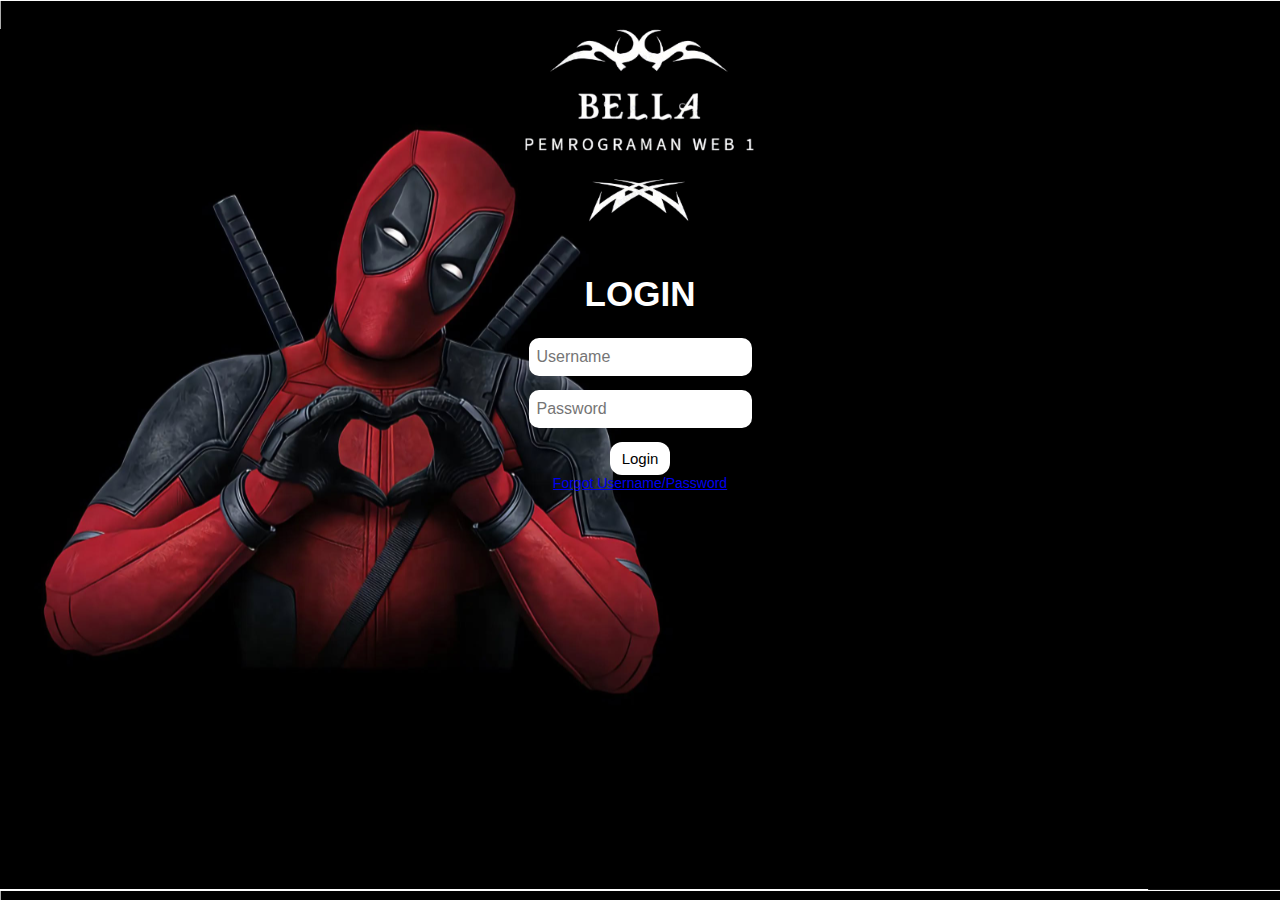
<file: Login/index.html>
<!DOCTYPE html>
<html lang="en">
<head>
    <meta charset="UTF-8">
    <meta name="viewport" content="width=device-width, initial-scale=1.0">
    <title>FORM LOGIN</title>
    <style>
        .css{
            position: fixed;
            top: 100%;
            left: 100%;
            transform: translate(-50%,-50%);
        }
        .form-button {
            padding: 8px 12px; 
            font-size: 15px;
            background-color: white; 
            color: rgb(0, 0, 0);
            border: none;
            border-radius: 12px;
            cursor: pointer;
        }
        h1 {
            font-size: 35px;
            font-style: bold;
            font-style: underline;
            font-family: sans-serif;
            color: rgb(255, 255, 255);
        }


        body {
            font-family: sans-serif;
            font-variant: unset;
            font-style: bold;
            font-size: 14px;
            background-image: url(wal.png);
            image-resolution: 720px;
            text-align: center;    

           }

        input{
            padding: 10px 8px;
            border: 80px;
            border-radius: 10px;
            font-size: medium;
            align-items: center;

        }

    </style>
</head>
<body>
    <img src="logo.png"width="auto" height="240">
    <div class="form-container">
        <form action="">
          <h1> LOGIN </h1>   
          <input type="text" class="form-input"placeholder="Username"><br><p></p>
          <input type="password" class="form-input"placeholder="Password"><br><p></p>
          <button class="form-button">Login</button>
          <div class="links">
            <a href="a">Forgot Username/Password</a>
          </div>
        </form>
    </div>
</body>
</html>
</file>
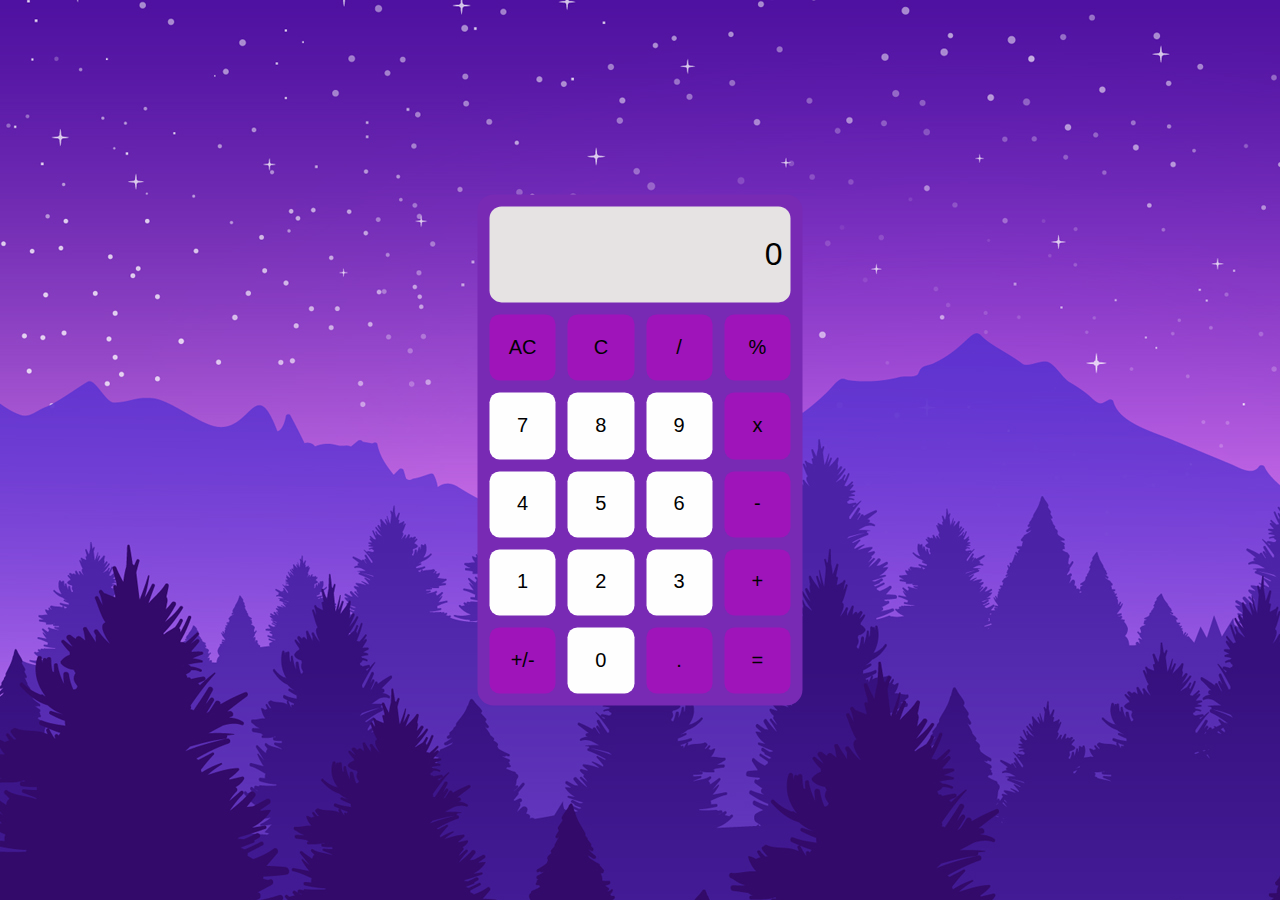
<file: Kalkulator/kalkulator.html>
<!DOCTYPE html>
<html lang="en">
<head>
    <meta charset="UTF-8">
    <meta name="viewport" content="width=device-width, initial-scale=1.0">
    <title>Kalkulator</title>
    <link rel="stylesheet" href="styles.css"/>
</head>
<body>
    <div class="calculator">
        <input type="text" class="screen" id="screen" placeholder="0"/>
       
        <button class="symbol" onclick="wipe()">AC</button>
        <button class="symbol" onclick="wipe()">C</button>
        <button class="symbol" onclick="show('/')">/</button>
        <button class="symbol" onclick="show('%')">%</button>

        <button class="number" onclick="show('7')">7</button>
        <button class="number" onclick="show('8')">8</button>
        <button class="number" onclick="show('9')">9</button>
        <button class="symbol" onclick="show('x')">x</button>
       
        <button class="number" onclick="show('4')">4</button>
        <button class="number" onclick="show('5')">5</button>
        <button class="number" onclick="show('6')">6</button>
        <button class="symbol" onclick="show('-')">-</button>
       
        <button class="number" onclick="show('1')">1</button>
        <button class="number" onclick="show('2')">2</button>
        <button class="number" onclick="show('3')">3</button>
        <button class="symbol" onclick="show('+')">+</button>

        <button class="symbol" onclick="show('+/-')">+/-</button>
        <button class="number" onclick="show('0')">0</button>
        <button class="symbol" onclick="show('.')">.</button>
        <button class="symbol" onclick="calc('=')">=</button>

    </div>




    <script src="main.js"></script>
</body>
</html>
</file>
<file: Kalkulator/styles.css>
* {
    box-sizing: border-box;
    margin: 0%;
    padding: 0;
}

*::before,
*::after { 
    box-sizing: inherit;
}

html,
body {
    font-size: 16 px;
    font-family: sans-serif;
    height: 100%;

}

body {
    background-image: url(img.jpg);
    display: flex;
    align-items: center;
    justify-content: center;
    -webkit-tap-highlight-color: transparent;
}

input {
    border: none;
    outline: none;
}

input :focus {
    outline: none;
}

button {
    border: none;
    outline: none;
    background-color: none;
    cursor: pointer;
}

button:focus {
    outline: none;
}

.calculator {
    background: rgb(120, 42, 180);
    display: grid;
    grid-template-columns: repeat(4,1fr);
    gap: 0.75rem;
    width: 325px;
    border: 1px solid none;
    padding: 0.75rem;
    border-radius: 1rem;
    position: fixed;
    top: 50%;
    left: 50%;
    transform: translate(-50%,-50%);

}

.screen {
    grid-column: 1 / 5;
    border-radius: 0.75rem;
    font-size: 2rem;
    height: 6rem;
    color: rgb(0, 0, 0);
    background: rgb(230, 227, 227);
    text-align: end;
    padding: 0.5rem;
}

::placeholder{
    color: #000000;
}

.symbol,
.number {
    display: flex;
    align-items: center;
justify-content: center;
text-align: center;
aspect-ratio: 1;
font-size: 1.25rem;
color: black;
border-radius: 15%;
transition: 0.15s ease;

}

.symbol {
    background: #9f14ba;
}

.symbol:hover {
    background: rgb(246, 245, 246);
}

.number {
    background: rgb(254, 254, 254);
}

.number:hover{
    background: #9f14ba;
}
</file>
